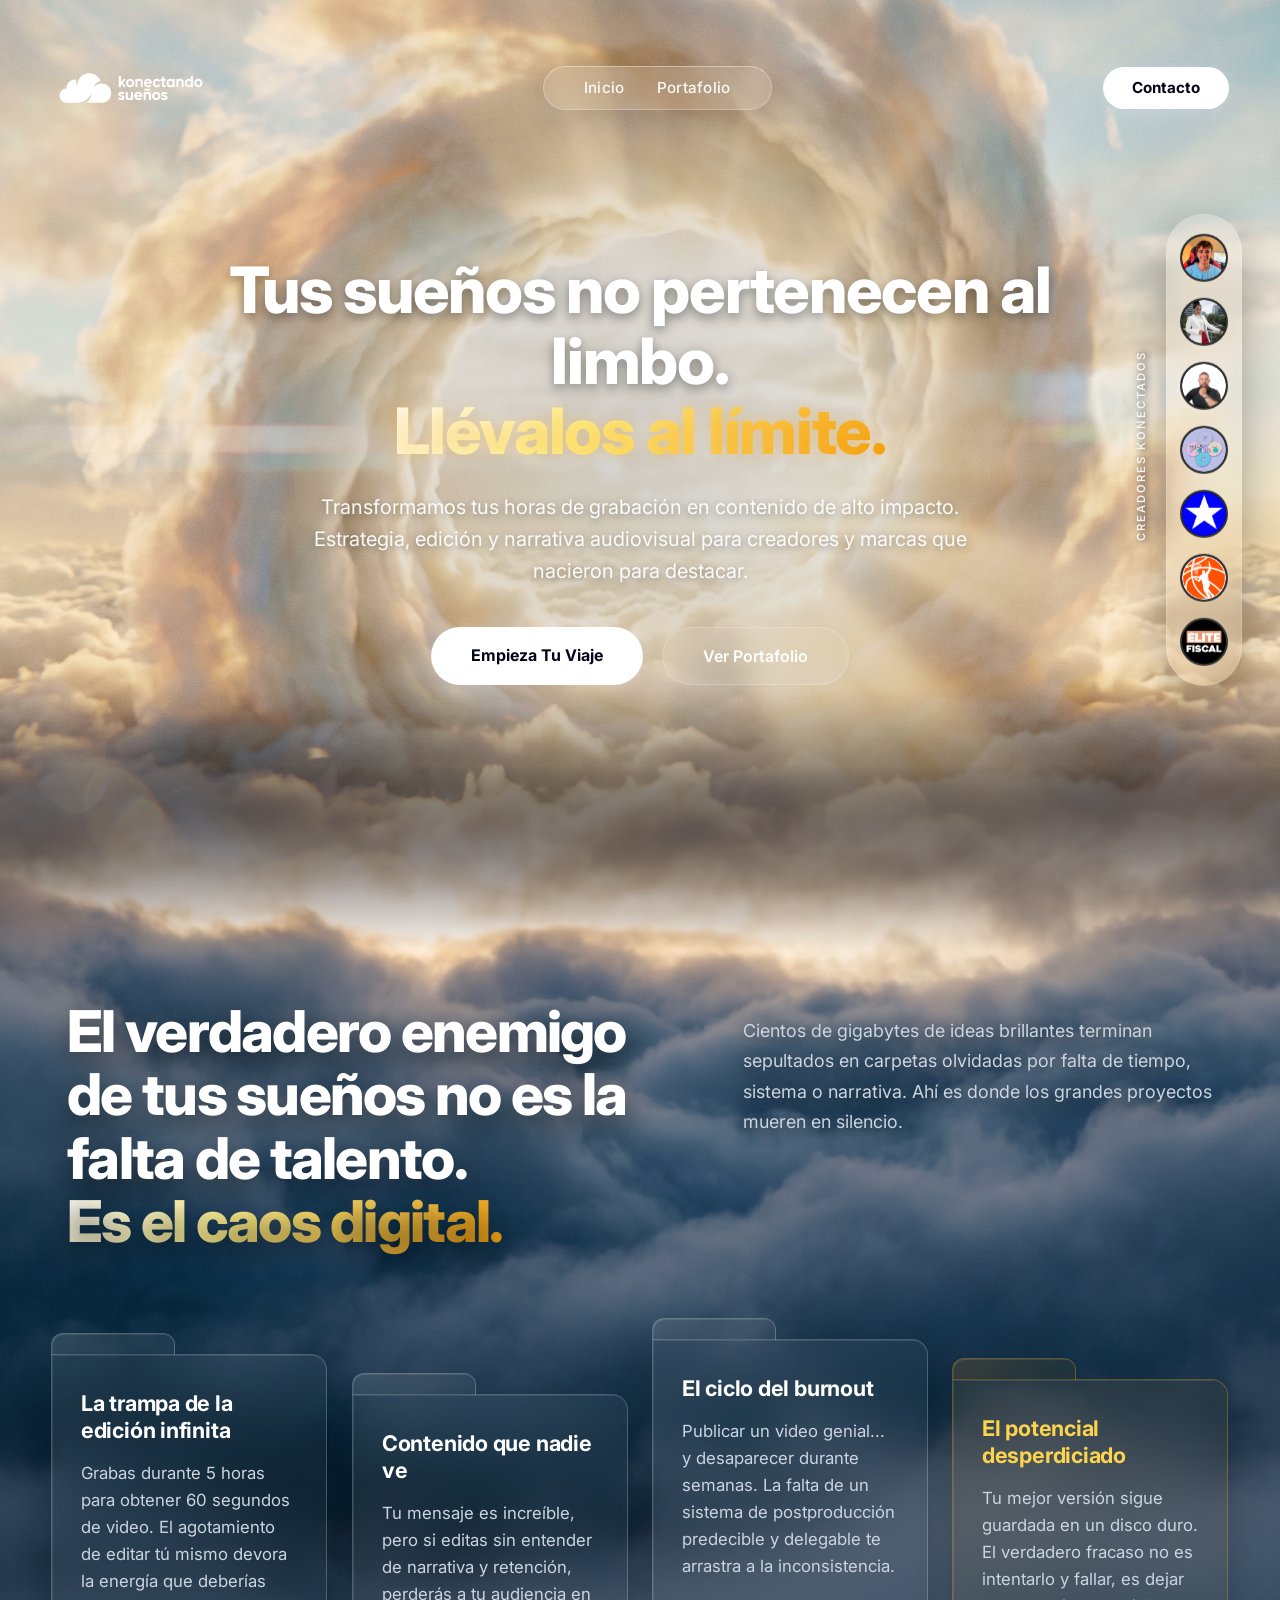
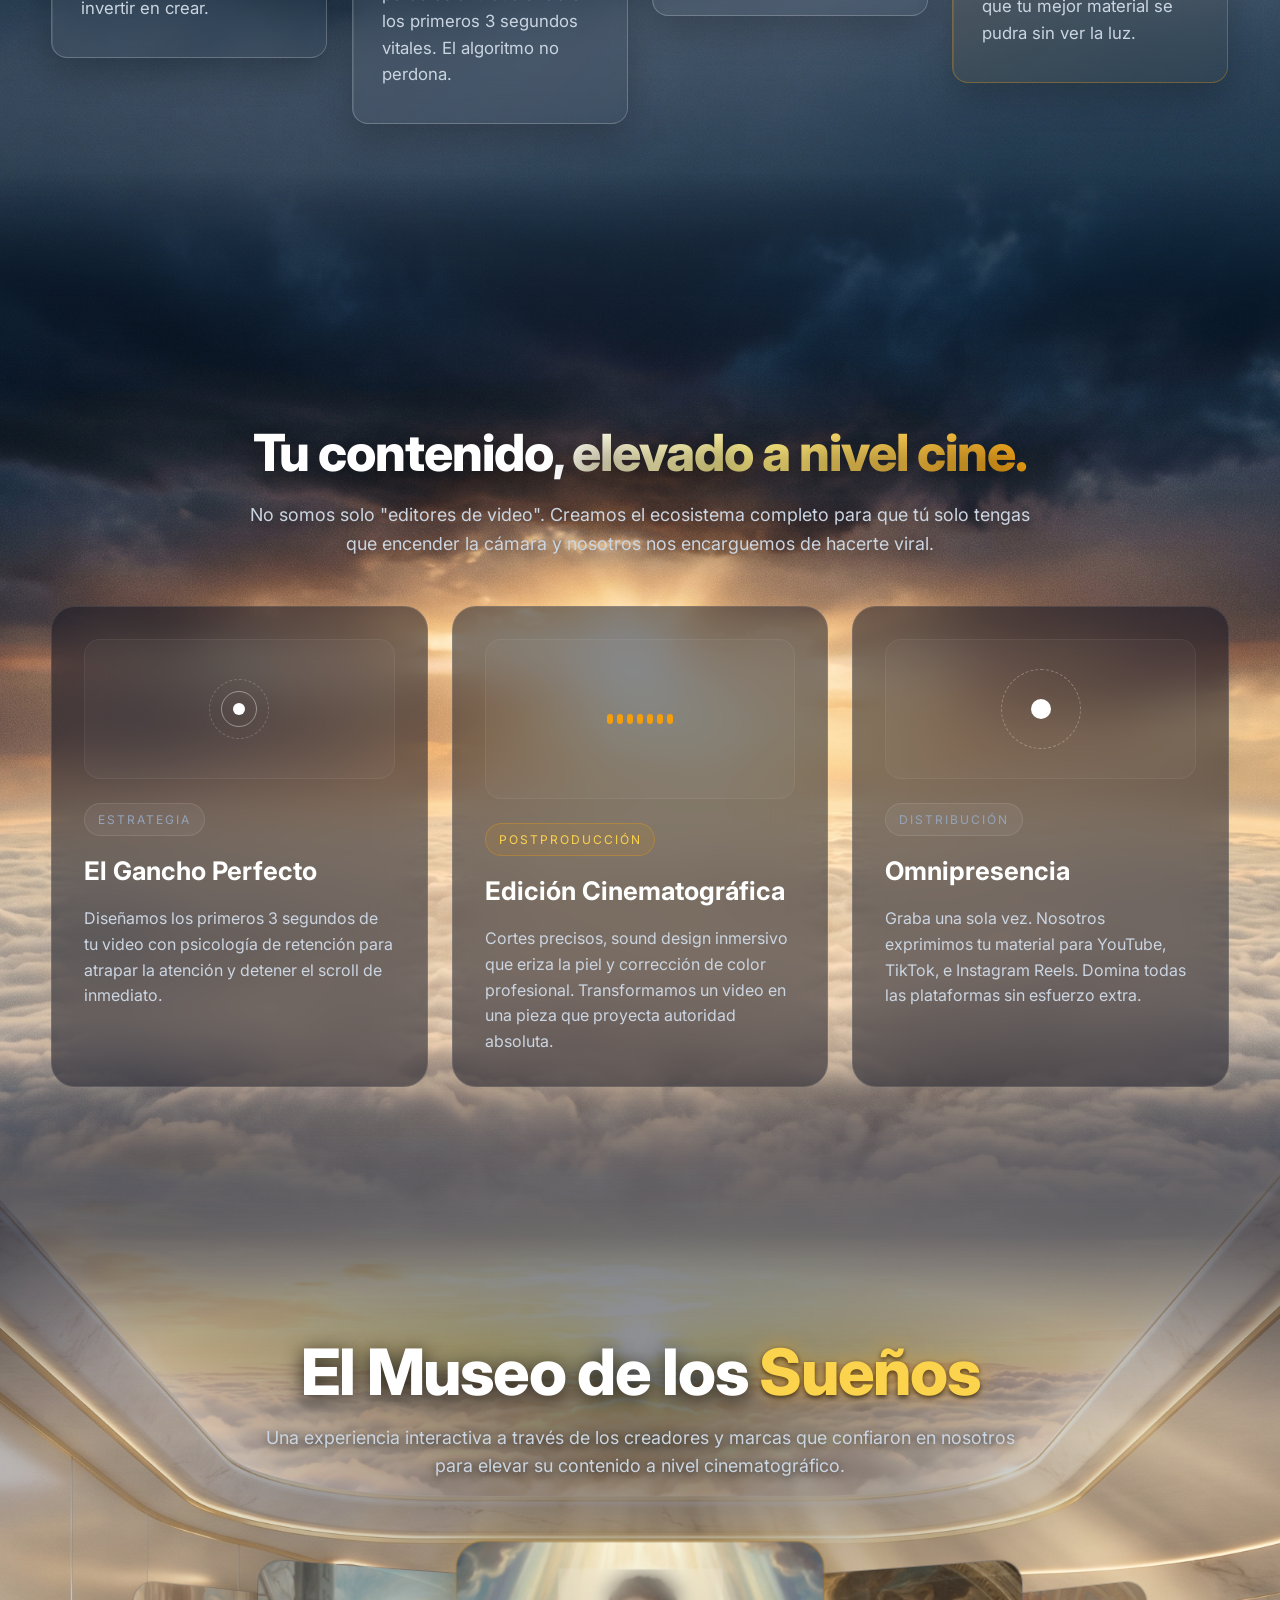
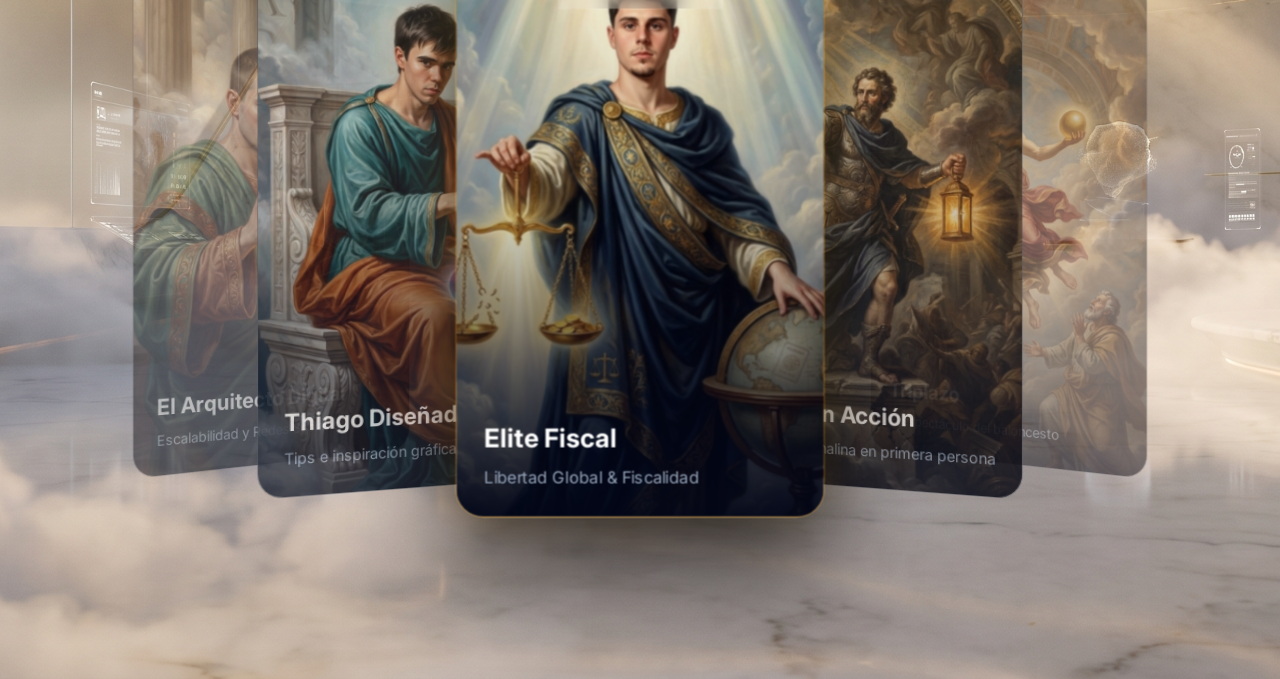
<file: index.html>
<!DOCTYPE html>
<html lang="es">
<head>
    <meta charset="UTF-8">
    <meta name="viewport" content="width=device-width, initial-scale=1.0">
    <title>Konectando Sueños | Llevamos tus sueños al límite</title>
    <meta name="description" content="Estrategia, edición y narrativa audiovisual para creadores y marcas que nacieron para destacar.">
    
    <link rel="preconnect" href="https://fonts.googleapis.com">
    <link rel="preconnect" href="https://fonts.gstatic.com" crossorigin>
    <link href="https://fonts.googleapis.com/css2?family=Inter:wght@300;400;500;600;700;800&display=swap" rel="stylesheet">
    
    <link rel="stylesheet" href="style.css">
</head>
<body>

    <div id="header-container"></div>
    
    <main id="main-content">
        <div id="hero-container"></div>
        <div id="problem-container"></div>
        <div id="solution-container"></div>
        <div id="portfolio-container"></div> </main>

    <script src="script.js"></script>
</body>
</html>
</file>
<file: style.css>
/* ========================================================
   VARIABLES GLOBALES
======================================================== */
:root {
    --font-main: 'Inter', system-ui, -apple-system, sans-serif;
    --bg-dark: #020617;
    --text-main: #f8fafc;
    --text-muted: #94a3b8;
    --accent-gold: #f59e0b;
}

/* ========================================================
   RESETEO GLOBAL
======================================================== */
* {
    margin: 0;
    padding: 0;
    box-sizing: border-box;
    -webkit-font-smoothing: antialiased;
    -moz-osx-font-smoothing: grayscale;
}

html {
    scroll-behavior: smooth;
    background-color: var(--bg-dark);
}

body {
    font-family: var(--font-main);
    background-color: var(--bg-dark);
    color: var(--text-main);
    line-height: 1.5;
    overflow-x: hidden;
}

img {
    max-width: 100%;
    display: block;
}

/* ========================================================
   COMPONENT: HEADER (components/header.html)
======================================================== */
.k-header {
    position: fixed;
    top: 0;
    left: 0;
    width: 100%; 
    z-index: 999;
    /* Le devolvemos un poco de aire vertical para no apeñuscarlo (25px) */
    padding: 25px 0; 
}

.k-header__container {
    width: 100%;
    /* Eliminé el max-width para que los elementos se expandan por toda la pantalla */
    padding: 0 4%; /* Solo un margen estético a los lados */
    box-sizing: border-box;
    display: flex;
    justify-content: space-between;
    align-items: center;
}

.k-header__logo {
    display: flex;
    align-items: center;
    width: 160px; 
    transition: transform 0.3s ease;
}

.k-header__logo img {
    width: 100%;
    height: auto;
    object-fit: contain;
}

.k-header__logo:hover {
    transform: scale(1.02);
}

.k-header__nav-glass {
    display: flex;
    align-items: center;
    gap: 2rem;
    background: rgba(255, 255, 255, 0.08); 
    backdrop-filter: blur(24px); 
    -webkit-backdrop-filter: blur(24px);
    border: 1px solid rgba(255, 255, 255, 0.25);
    border-top: 1px solid rgba(255, 255, 255, 0.4); 
    border-radius: 100px;
    padding: 0.6rem 2.5rem;
    box-shadow: 0 8px 32px rgba(0, 0, 0, 0.15); 
}

.nav-link {
    color: #f8fafc;
    text-decoration: none;
    font-size: 0.95rem;
    font-weight: 500;
    letter-spacing: 0.3px;
    transition: color 0.3s ease;
}

.nav-link:hover {
    color: #ffffff;
    text-shadow: 0 0 12px rgba(255, 255, 255, 0.6);
}

.k-header__btn-contact {
    background: #ffffff; 
    color: #020617; 
    text-decoration: none;
    font-size: 0.95rem;
    font-weight: 700;
    padding: 0.6rem 1.8rem;
    border-radius: 100px; 
    box-shadow: 0 4px 15px rgba(255, 255, 255, 0.2);
    transition: all 0.3s ease;
}

.k-header__btn-contact:hover {
    transform: translateY(-2px) scale(1.02);
    box-shadow: 0 8px 25px rgba(255, 255, 255, 0.4);
}

/* ========================================================
   COMPONENT: HERO (components/hero.html)
======================================================== */
.k-hero {
    position: relative;
    width: 100%;
    min-height: 100vh;
    display: flex;
    align-items: center;
    justify-content: center;
    overflow: hidden;
    padding: 120px 5% 80px 5%;
    box-sizing: border-box;
    background-color: transparent; /* Debe ser transparente para que la máscara funcione */
    
    /* MÁSCARA CLAVE: Difumina el borde inferior (calado suave) */
    -webkit-mask-image: linear-gradient(to bottom, black 85%, transparent 100%);
    mask-image: linear-gradient(to bottom, black 85%, transparent 100%);
    
    /* Aseguramos que el Hero esté por encima de la sección problema */
    z-index: 20; 
  }
.k-hero__bg-container {
    position: absolute;
    inset: -25px;
    z-index: 1;
}

.k-hero__bg-image {
    width: 100%;
    height: 100%;
    background-size: cover;
    background-position: center center;
    transition: transform 0.15s ease-out;
    filter: brightness(0.85) contrast(1.1);
}

.k-hero__light-overlay {
    position: absolute;
    inset: 0;
    background: radial-gradient(
      900px circle at var(--mouse-x, 50%) var(--mouse-y, 50%), 
      rgba(255, 255, 255, 0.12), 
      transparent 60%
    );
    pointer-events: none;
    mix-blend-mode: overlay;
}

.k-hero__content {
    position: relative;
    z-index: 10;
    max-width: 850px;
    text-align: center;
    display: flex;
    flex-direction: column;
    align-items: center;
    gap: 1.8rem;
}

.k-hero__badge {
    display: inline-flex;
    align-items: center;
    gap: 0.6rem;
    padding: 0.5rem 1.4rem;
    background: rgba(255, 255, 255, 0.08);
    backdrop-filter: blur(16px);
    -webkit-backdrop-filter: blur(16px);
    border: 1px solid rgba(255, 255, 255, 0.2);
    border-radius: 100px;
    color: #ffffff;
    font-size: 0.85rem;
    font-weight: 500;
    letter-spacing: 1px;
    text-transform: uppercase;
    box-shadow: 0 4px 15px rgba(0,0,0,0.1);
}

.badge-dot {
    width: 8px;
    height: 8px;
    background-color: var(--accent-gold);
    border-radius: 50%;
    box-shadow: 0 0 10px var(--accent-gold);
}

.k-hero__title {
    font-size: clamp(2.5rem, 5vw, 4.5rem);
    font-weight: 800;
    line-height: 1.1;
    color: #ffffff;
    margin: 0;
    letter-spacing: -0.02em;
    text-shadow: 0 15px 40px rgba(0, 0, 0, 0.5);
}

.gold-glow {
    background: linear-gradient(135deg, #ffffff 0%, #fef08a 40%, #f59e0b 100%);
    -webkit-background-clip: text;
    background-clip: text;
    color: transparent;
    text-shadow: 0 0 30px rgba(245, 158, 11, 0.3);
}

.k-hero__subtitle {
    font-size: clamp(1.1rem, 1.8vw, 1.25rem);
    line-height: 1.6;
    color: rgba(255, 255, 255, 0.95);
    font-weight: 400;
    max-width: 680px;
    margin: 0;
    text-shadow: 0 4px 15px rgba(0, 0, 0, 0.6);
}

.k-hero__actions {
    display: flex;
    gap: 1.2rem;
    margin-top: 1rem;
}

.btn-primary {
    background: #ffffff;
    color: #020617;
    padding: 1rem 2.5rem;
    border-radius: 100px;
    font-weight: 700;
    font-size: 1rem;
    text-decoration: none;
    box-shadow: 0 0 25px rgba(255, 255, 255, 0.2);
    transition: all 0.3s ease;
}

.btn-primary:hover {
    transform: translateY(-3px) scale(1.02);
    box-shadow: 0 10px 35px rgba(255, 255, 255, 0.4);
}

.btn-secondary {
    background: rgba(255, 255, 255, 0.1);
    backdrop-filter: blur(16px);
    -webkit-backdrop-filter: blur(16px);
    border: 1px solid rgba(255, 255, 255, 0.3);
    color: #ffffff;
    padding: 1rem 2.5rem;
    border-radius: 100px;
    font-weight: 600;
    font-size: 1rem;
    text-decoration: none;
    transition: all 0.3s ease;
}

.btn-secondary:hover {
    background: rgba(255, 255, 255, 0.2);
    transform: translateY(-2px);
}

/* ========================================================
   DOCK CLIENTES
======================================================== */
.k-hero__dock-wrapper {
    position: absolute;
    right: 3%;
    top: 50%;
    transform: translateY(-50%);
    z-index: 20;
    display: flex;
    flex-direction: column;
    align-items: center;
    gap: 1rem;
}

.k-hero__dock-title {
    font-size: 0.75rem;
    text-transform: uppercase;
    letter-spacing: 2px;
    color: rgba(255, 255, 255, 0.8);
    writing-mode: vertical-rl;
    transform: rotate(180deg);
    margin-bottom: 0.5rem;
    text-shadow: 0 2px 4px rgba(0,0,0,0.5);
}

.k-hero__dock {
    display: flex;
    flex-direction: column;
    gap: 1rem;
    padding: 1.2rem 0.8rem;
    background: rgba(255, 255, 255, 0.05);
    backdrop-filter: blur(24px);
    -webkit-backdrop-filter: blur(24px);
    border: 1px solid rgba(255, 255, 255, 0.2);
    border-radius: 100px;
    box-shadow: 0 15px 40px rgba(0, 0, 0, 0.3);
}

.dock-item {
    position: relative;
    width: 50px;
    height: 50px;
    border-radius: 50%;
    overflow: hidden;
    border: 2px solid rgba(255, 255, 255, 0.3);
    cursor: pointer;
    background: #000;
    transition: all 0.3s cubic-bezier(0.34, 1.56, 0.64, 1);
}

.dock-item img {
    width: 100%;
    height: 100%;
    object-fit: cover;
}

.dock-item:hover {
    transform: scale(1.25) translateX(-10px);
    border-color: #ffffff;
    box-shadow: 0 0 20px rgba(255, 255, 255, 0.7);
    z-index: 2;
}

.dock-item::after {
    content: attr(data-tooltip);
    position: absolute;
    right: 70px;
    top: 50%;
    transform: translateY(-50%);
    background: rgba(10, 10, 15, 0.9);
    color: #ffffff;
    padding: 0.5rem 1rem;
    border-radius: 8px;
    font-size: 0.85rem;
    font-weight: 500;
    white-space: nowrap;
    opacity: 0;
    pointer-events: none;
    transition: all 0.3s ease;
    backdrop-filter: blur(8px);
    border: 1px solid rgba(255,255,255,0.1);
}

.dock-item:hover::after {
    opacity: 1;
    right: 65px;
}

/* ========================================================
   ADAPTACIONES RESPONSIVAS
======================================================== */
@media (max-width: 1024px) {
    .k-hero__dock-wrapper {
        position: relative;
        right: auto;
        top: auto;
        transform: none;
        margin-top: 3rem;
        align-items: center;
    }

    .k-hero__dock-title {
        writing-mode: horizontal-tb;
        transform: none;
        margin-bottom: 1rem;
    }

    .k-hero__dock {
        flex-direction: row;
        flex-wrap: wrap;
        justify-content: center;
        padding: 1rem 1.5rem;
        gap: 0.8rem;
    }

    .dock-item:hover {
        transform: scale(1.2) translateY(-8px);
    }

    .dock-item::after {
        right: auto;
        top: -45px;
        left: 50%;
        transform: translateX(-50%);
    }

    .dock-item:hover::after {
        top: -50px;
    }
}

@media (max-width: 768px) {
    .k-header__container {
        padding: 0 5%;
    }
    
    .k-header__logo {
        width: 130px;
    }

    .k-header__btn-contact {
        padding: 0.5rem 1.2rem;
        font-size: 0.85rem;
    }

    .k-header__nav-glass {
        position: fixed;
        bottom: 2rem;
        left: 50%;
        transform: translateX(-50%);
        width: max-content;
        padding: 0.8rem 2rem;
        gap: 1.5rem;
        border-radius: 100px;
        box-shadow: 0 20px 40px rgba(0, 0, 0, 0.3);
    }
}

@media (max-width: 600px) {
    .k-hero__actions {
        flex-direction: column;
        width: 100%;
    }

    .btn-primary, .btn-secondary {
        width: 100%;
        text-align: center;
        box-sizing: border-box;
    }
    
    .dock-item {
        width: 44px;
        height: 44px;
    }
}
</file>
